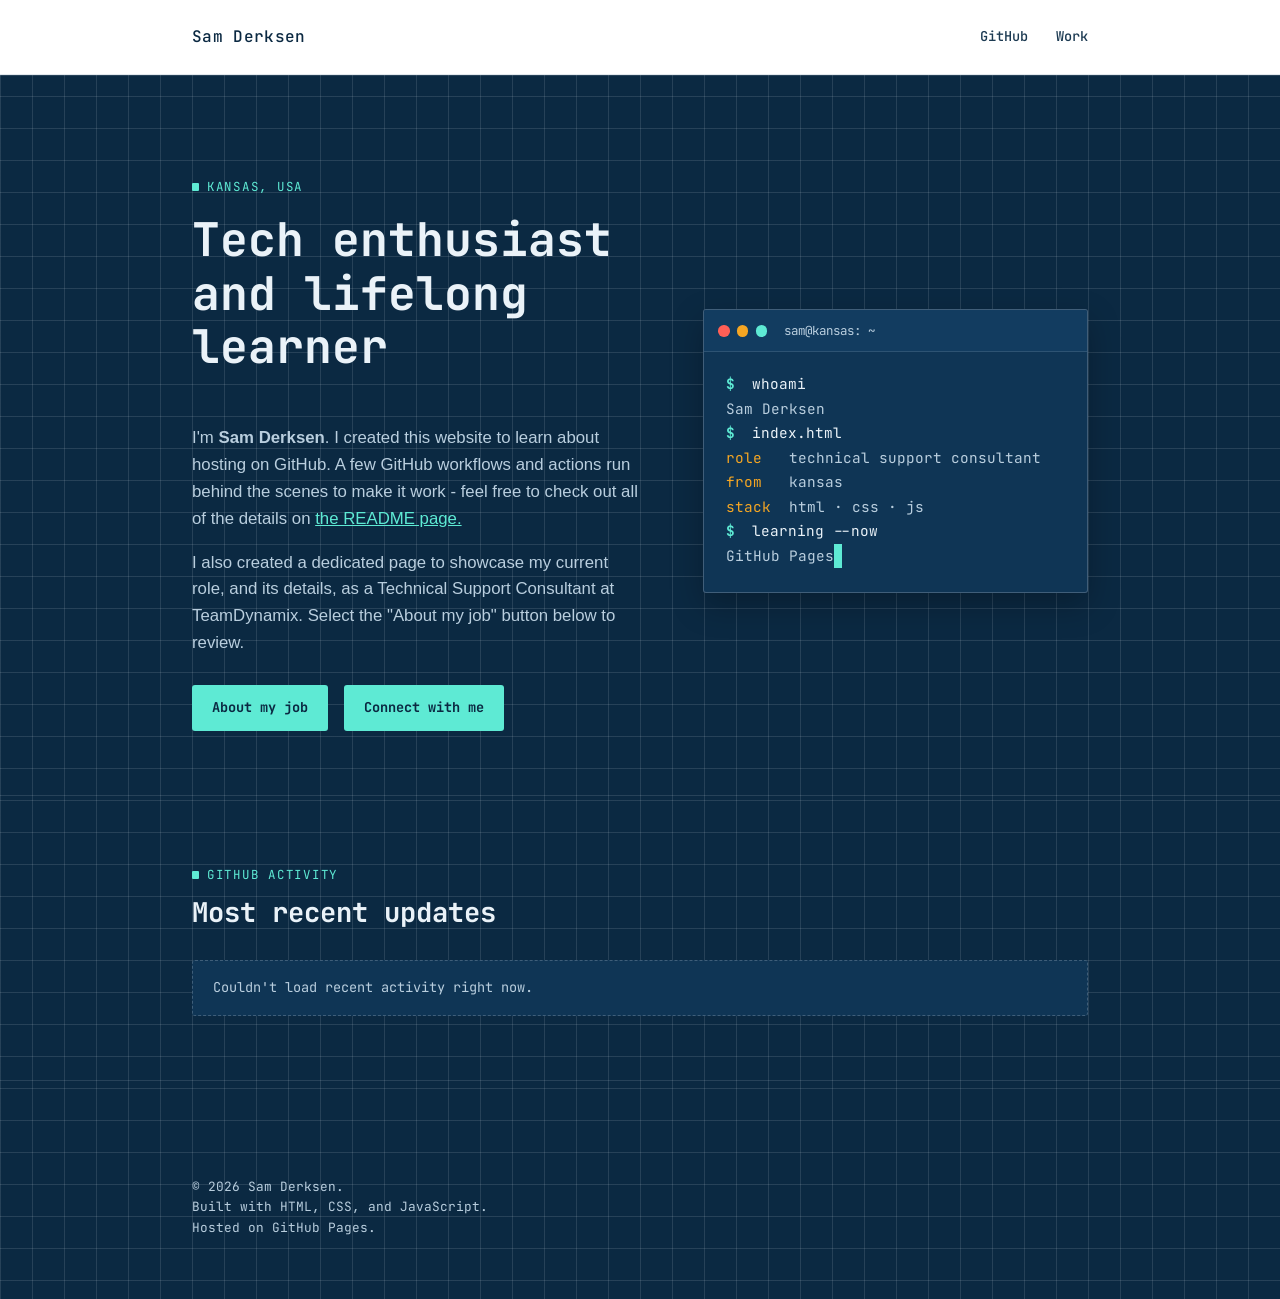
<file: index.html>
<!DOCTYPE html>
<html lang="en">

<head>
  <meta charset="UTF-8">
  <meta name="viewport" content="width=device-width, initial-scale=1.0">
  <link rel="icon"
    href="data:image/svg+xml,<svg xmlns='http://www.w3.org/2000/svg' viewBox='0 0 32 32'><rect width='32' height='32' rx='4' fill='%230B2942'/><circle cx='16' cy='16' r='8' fill='%235EEAD4'/></svg>">
  <link rel="preconnect" href="https://fonts.googleapis.com">
  <link rel="preconnect" href="https://fonts.gstatic.com" crossorigin>
  <link rel="preload" as="style"
    href="https://fonts.googleapis.com/css2?family=JetBrains+Mono:wght@400;500;600;700&display=swap">
  <link rel="stylesheet"
    href="https://fonts.googleapis.com/css2?family=JetBrains+Mono:wght@400;500;600;700&display=swap" media="print"
    onload="this.media='all'">
  <link rel="stylesheet" href="styles.css">
  <noscript>
    <link rel="stylesheet"
      href="https://fonts.googleapis.com/css2?family=JetBrains+Mono:wght@400;500;600;700&display=swap">
  </noscript>
  <title>Sam Derksen</title>
  <meta name="description" content="Sam Derksen - tech enthusiast and lifelong learner.">
</head>

<body>
  <a class="skip-link" href="#main">Skip to content</a>
  <header class="site-header">
    <div class="wrap">
      <span class="name">Sam Derksen</span>
      <nav aria-label="Primary">
        <ul>
          <li><a href="https://github.com/derksen-sam/derksen-sam" target="_blank" rel="noopener">GitHub</a></li>
          <li><a href="work.html">Work</a></li>
        </ul>
      </nav>
    </div>
  </header>
  <main id="main">
    <section class="hero" aria-labelledby="hero-heading">
      <div class="wrap">
        <div class="hero-head">
          <span class="eyebrow">Kansas, USA</span>
          <h1 id="hero-heading">Tech enthusiast and lifelong learner</h1>
        </div>
        <div class="hero-terminal">
          <div class="terminal" role="img"
            aria-label="A terminal window running whoami, showing role: technical support consultant, location: Kansas, stack: HTML, CSS, and JavaScript, and currently learning GitHub Pages.">
            <div class="terminal-bar" aria-hidden="true">
              <span class="terminal-dot red"></span>
              <span class="terminal-dot amber"></span>
              <span class="terminal-dot green"></span>
              <span class="terminal-title">sam@kansas: ~</span>
            </div>
            <div class="terminal-body" aria-hidden="true">
              <p class="line"><span class="prompt">$</span> whoami</p>
              <p class="out">Sam Derksen</p>
              <p class="line"><span class="prompt">$</span> index.html</p>
              <p class="out"><span class="key">role</span>&nbsp;&nbsp;&nbsp;technical support consultant</p>
              <p class="out"><span class="key">from</span>&nbsp;&nbsp;&nbsp;kansas</p>
              <p class="out"><span class="key">stack</span>&nbsp;&nbsp;html · css · js</p>
              <p class="line"><span class="prompt">$</span> learning --now</p>
              <p class="out">GitHub Pages<span class="cursor">&nbsp;</span></p>
            </div>
          </div>
        </div>
        <div class="hero-body">
          <p class="lede">
            I'm <strong>Sam Derksen</strong>. I created this website to learn about hosting on GitHub. A few GitHub
            workflows and actions run behind the scenes to make it work -
            feel free to check out all of the details on <a
              href="https://github.com/derksen-sam/derksen-sam/blob/main/README.md" target="_blank" rel="noopener">the
              README page.</a>
          </p>
          <p class="lede">I also created a dedicated page to showcase my current role, and its details, as a Technical
            Support Consultant at TeamDynamix. Select the "About my job" button below to review.</p>

          <div class="actions">
            <a class="btn" href="work.html">About my job</a>
            <a class="btn" href="https://www.linkedin.com/in/sam-derksen" target="_blank" rel="noopener">Connect with
              me</a>
          </div>
        </div>
      </div>
    </section>

    <section id="activity" aria-labelledby="activity-heading">
      <div class="wrap">
        <div class="section-head">
          <span class="eyebrow">GitHub Activity</span>
          <h2 id="activity-heading">Most recent updates</h2>
        </div>
        <ul class="activity-list" id="activity-list">
          <li class="activity-item activity-status">Loading recent activity…</li>
        </ul>
      </div>
    </section>

  </main>

  <footer class="site-footer">
    <div class="wrap">
      <p class="copyright">© <span id="year"></span> Sam Derksen.<br>Built with HTML, CSS, and JavaScript.<br>Hosted on
        GitHub Pages.</p>
    </div>
  </footer>

  <script>
    document.getElementById('year').textContent = new Date().getFullYear();
  </script>
  <script>
    const GITHUB_USERNAME = 'derksen-sam';
    const TARGET_REPO = 'derksen-sam/derksen-sam'; // owner/repo
    const activityList = document.getElementById('activity-list');

    function describeEvent(event) {
      const repoName = event.repo.name.split('/')[1] || event.repo.name;
      const repoUrl = `https://github.com/${event.repo.name}`;
      const link = `<a href="${repoUrl}" target="_blank" rel="noopener">${repoName}</a>`;

      switch (event.type) {
        case 'PushEvent': {
          const count = event.payload.commits ? event.payload.commits.length : 1;
          return `Pushed ${count} commit${count === 1 ? '' : 's'} to ${link}`;
        }
        case 'CreateEvent':
          if (event.payload.ref_type === 'repository') {
            return `Created repository ${link}`;
          }
          return `Created ${event.payload.ref_type} in ${link}`;
        case 'PullRequestEvent':
          return `${event.payload.action === 'opened' ? 'Opened' : 'Updated'} a pull request in ${link}`;
        case 'IssuesEvent':
          return `${event.payload.action === 'opened' ? 'Opened' : 'Updated'} an issue in ${link}`;
        case 'WatchEvent':
          return `Starred ${link}`;
        case 'ForkEvent':
          return `Forked ${link}`;
        default:
          return null;
      }
    }

    function timeAgo(dateString) {
      const seconds = Math.floor((new Date() - new Date(dateString)) / 1000);
      const units = [
        ['year', 31536000],
        ['month', 2592000],
        ['day', 86400],
        ['hour', 3600],
        ['minute', 60]
      ];
      for (const [name, secondsInUnit] of units) {
        const value = Math.floor(seconds / secondsInUnit);
        if (value >= 1) return `${value} ${name}${value === 1 ? '' : 's'} ago`;
      }
      return 'just now';
    }

    fetch(`https://api.github.com/users/${GITHUB_USERNAME}/events/public`)
      .then(response => {
        if (!response.ok) throw new Error('GitHub API request failed');
        return response.json();
      })
      .then(events => {
          const items = events
          .filter(event => event.repo.name === TARGET_REPO)
          .map(event => ({html: describeEvent(event), date: event.created_at}))
          .filter(item => item.html)
          .slice(0, 5);

        if (items.length === 0) {
          activityList.innerHTML = '<li class="activity-item activity-status">No recent public activity to show.</li>';
          return;
        }

        activityList.innerHTML = items.map(item => `
          <li class="activity-item">
            <span>${item.html}</span>
            <time datetime="${item.date}">${timeAgo(item.date)}</time>
          </li>
        `).join('');
      })
      .catch(() => {
        activityList.innerHTML = '<li class="activity-item activity-status">Couldn\'t load recent activity right now.</li>';
      });
  </script>
</body>

</html>
</file>
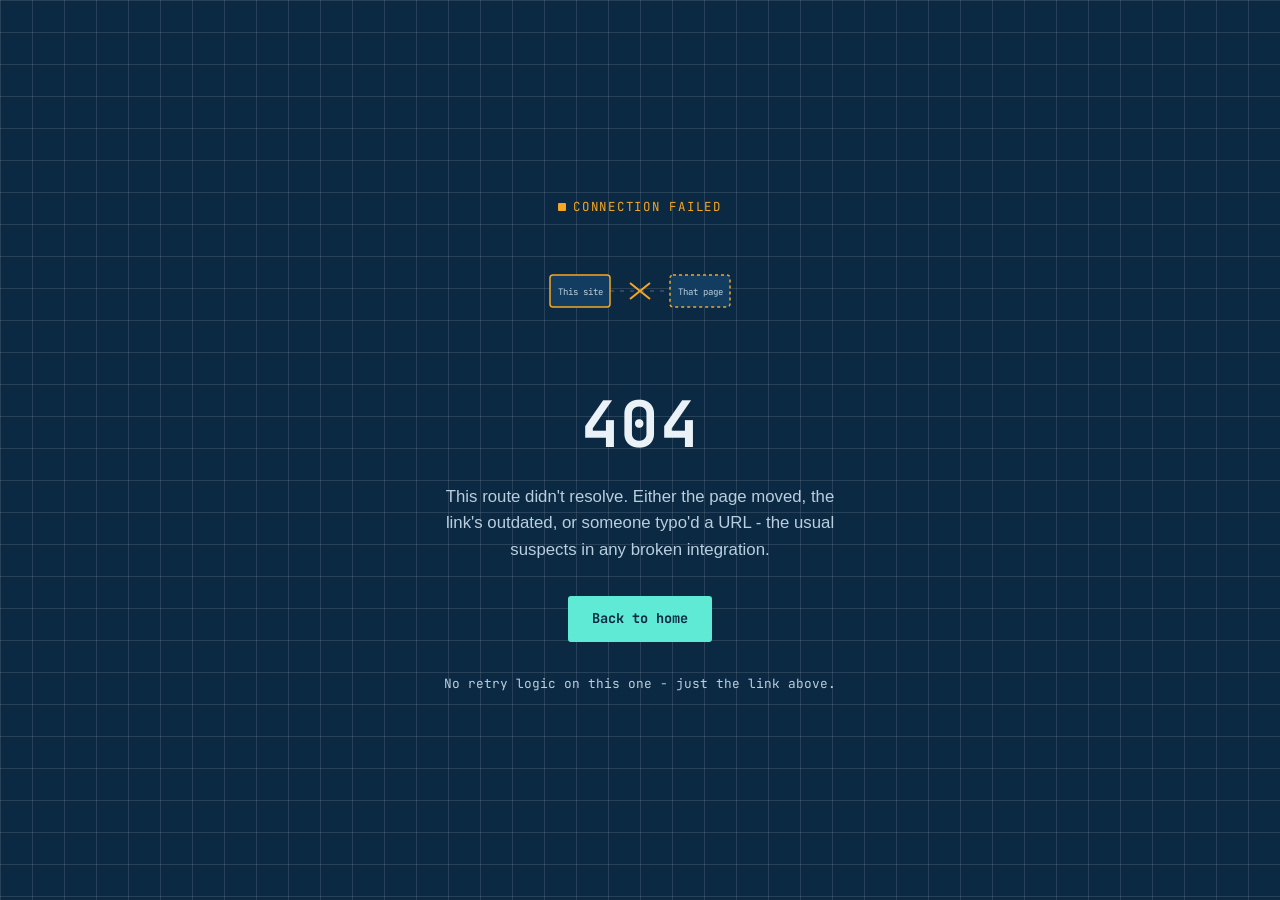
<file: 404.html.html>
<!DOCTYPE html>
<html lang="en">
<head>
<meta charset="UTF-8">
<meta name="viewport" content="width=device-width, initial-scale=1.0">
<link rel="icon" href="data:image/svg+xml,<svg xmlns='http://www.w3.org/2000/svg' viewBox='0 0 32 32'><rect width='32' height='32' rx='4' fill='%230B2942'/><circle cx='16' cy='16' r='8' fill='%235EEAD4'/></svg>">
<link rel="preconnect" href="https://fonts.googleapis.com">
<link rel="preconnect" href="https://fonts.gstatic.com" crossorigin>
<link rel="preload" as="style" href="https://fonts.googleapis.com/css2?family=JetBrains+Mono:wght@400;500;600;700&display=swap">
<link rel="stylesheet" href="https://fonts.googleapis.com/css2?family=JetBrains+Mono:wght@400;500;600;700&display=swap" media="print" onload="this.media='all'">
<noscript>
  <link rel="stylesheet" href="https://fonts.googleapis.com/css2?family=JetBrains+Mono:wght@400;500;600;700&display=swap">
</noscript>
<title>404 - Node not found</title>
<meta name="description" content="Page not found.">
<style>
  :root{
    --bg: #0B2942;
    --bg-panel: #0F3555;
    --bg-panel-2: #123c60;
    --line: rgba(234,242,248,0.12);
    --line-strong: rgba(234,242,248,0.22);
    --text: #EAF2F8;
    --text-muted: #B9CEDE;
    --accent: #5EEAD4;
    --accent-dim: #2E7C71;
    --amber: #F5A623;
    --font-display: 'JetBrains Mono', 'Courier New', monospace;
    --font-body: -apple-system, BlinkMacSystemFont, 'Segoe UI', Roboto, Helvetica, Arial, sans-serif;
    --radius: 3px;
  }

  *,*::before,*::after{ box-sizing: border-box; }

  @media (prefers-reduced-motion: reduce){
    *,*::before,*::after{ animation-duration: 0.001ms !important; animation-iteration-count: 1 !important; transition-duration: 0.001ms !important; }
  }

  body{
    margin:0;
    min-height: 100vh;
    display:flex;
    align-items:center;
    justify-content:center;
    background: var(--bg);
    background-image:
      linear-gradient(var(--line) 1px, transparent 1px),
      linear-gradient(90deg, var(--line) 1px, transparent 1px);
    background-size: 32px 32px;
    color: var(--text);
    font-family: var(--font-body);
    line-height: 1.6;
    -webkit-font-smoothing: antialiased;
    padding: 1.5rem;
  }

  :focus-visible{
    outline: 2px solid var(--accent);
    outline-offset: 3px;
    border-radius: 2px;
  }

  .wrap{
    max-width: 560px;
    text-align:center;
  }

  .eyebrow{
    font-family: var(--font-display);
    font-size: 0.78rem;
    letter-spacing: 0.14em;
    text-transform: uppercase;
    color: var(--amber);
    display: inline-flex;
    align-items: center;
    gap: 0.6em;
    margin-bottom: 1.5rem;
  }
  .eyebrow::before{
    content: "";
    width: 0.6em;
    height: 0.6em;
    background: var(--amber);
    display: inline-block;
    border-radius: 1px;
  }

  h1{
    font-family: var(--font-display);
    font-size: clamp(2.5rem, 8vw, 4rem);
    margin: 0 0 0.5rem;
    letter-spacing: 0.02em;
  }

  p.lede{
    color: var(--text-muted);
    font-size: 1.05rem;
    max-width: 42ch;
    margin: 0 auto 2rem;
  }

  .diagram{
    width: 220px;
    height: auto;
    margin: 0 auto 2rem;
    display:block;
  }
  .diagram .link-line{
    stroke: var(--line-strong);
    stroke-width: 1.5;
    stroke-dasharray: 4 6;
    fill:none;
  }
  .diagram .node{
    fill: var(--bg-panel-2);
    stroke: var(--amber);
    stroke-width: 1.5;
  }
  .diagram .node.broken{
    stroke: var(--amber);
    stroke-dasharray: 3 3;
  }
  .diagram .x-mark{
    stroke: var(--amber);
    stroke-width: 2;
  }
  .diagram .node-label{
    font-family: var(--font-display);
    font-size: 9px;
    fill: var(--text-muted);
  }

  .btn{
    font-family: var(--font-display);
    font-size: 0.85rem;
    text-decoration: none;
    padding: 0.75rem 1.5rem;
    border-radius: var(--radius);
    display:inline-block;
    background: var(--accent);
    color: var(--bg);
    font-weight: 700;
  }
  .btn:hover{ background: #9BF3E4; color: var(--bg); }

  .path-note{
    margin-top: 2rem;
    font-family: var(--font-display);
    font-size: 0.8rem;
    color: var(--text-muted);
  }
</style>
</head>
<body>

  <div class="wrap">
    <span class="eyebrow">Connection failed</span>

    <svg class="diagram" viewBox="0 0 220 100" role="img" aria-labelledby="diagram-title">
      <title id="diagram-title">A broken connection between two system nodes</title>

      <path class="link-line" d="M50,50 L170,50"></path>

      <rect class="node" x="20" y="34" width="60" height="32" rx="3"></rect>
      <text class="node-label" x="50" y="54" text-anchor="middle">This site</text>

      <rect class="node broken" x="140" y="34" width="60" height="32" rx="3"></rect>
      <text class="node-label" x="170" y="54" text-anchor="middle">That page</text>

      <line class="x-mark" x1="100" y1="42" x2="120" y2="58"></line>
      <line class="x-mark" x1="120" y1="42" x2="100" y2="58"></line>
    </svg>

    <h1>404</h1>
    <p class="lede">
      This route didn't resolve. Either the page moved, the link's outdated,
      or someone typo'd a URL - the usual suspects in any broken integration.
    </p>

    <a class="btn" href="/">Back to home</a>

    <p class="path-note">No retry logic on this one - just the link above.</p>
  </div>

</body>
</html>
</file>
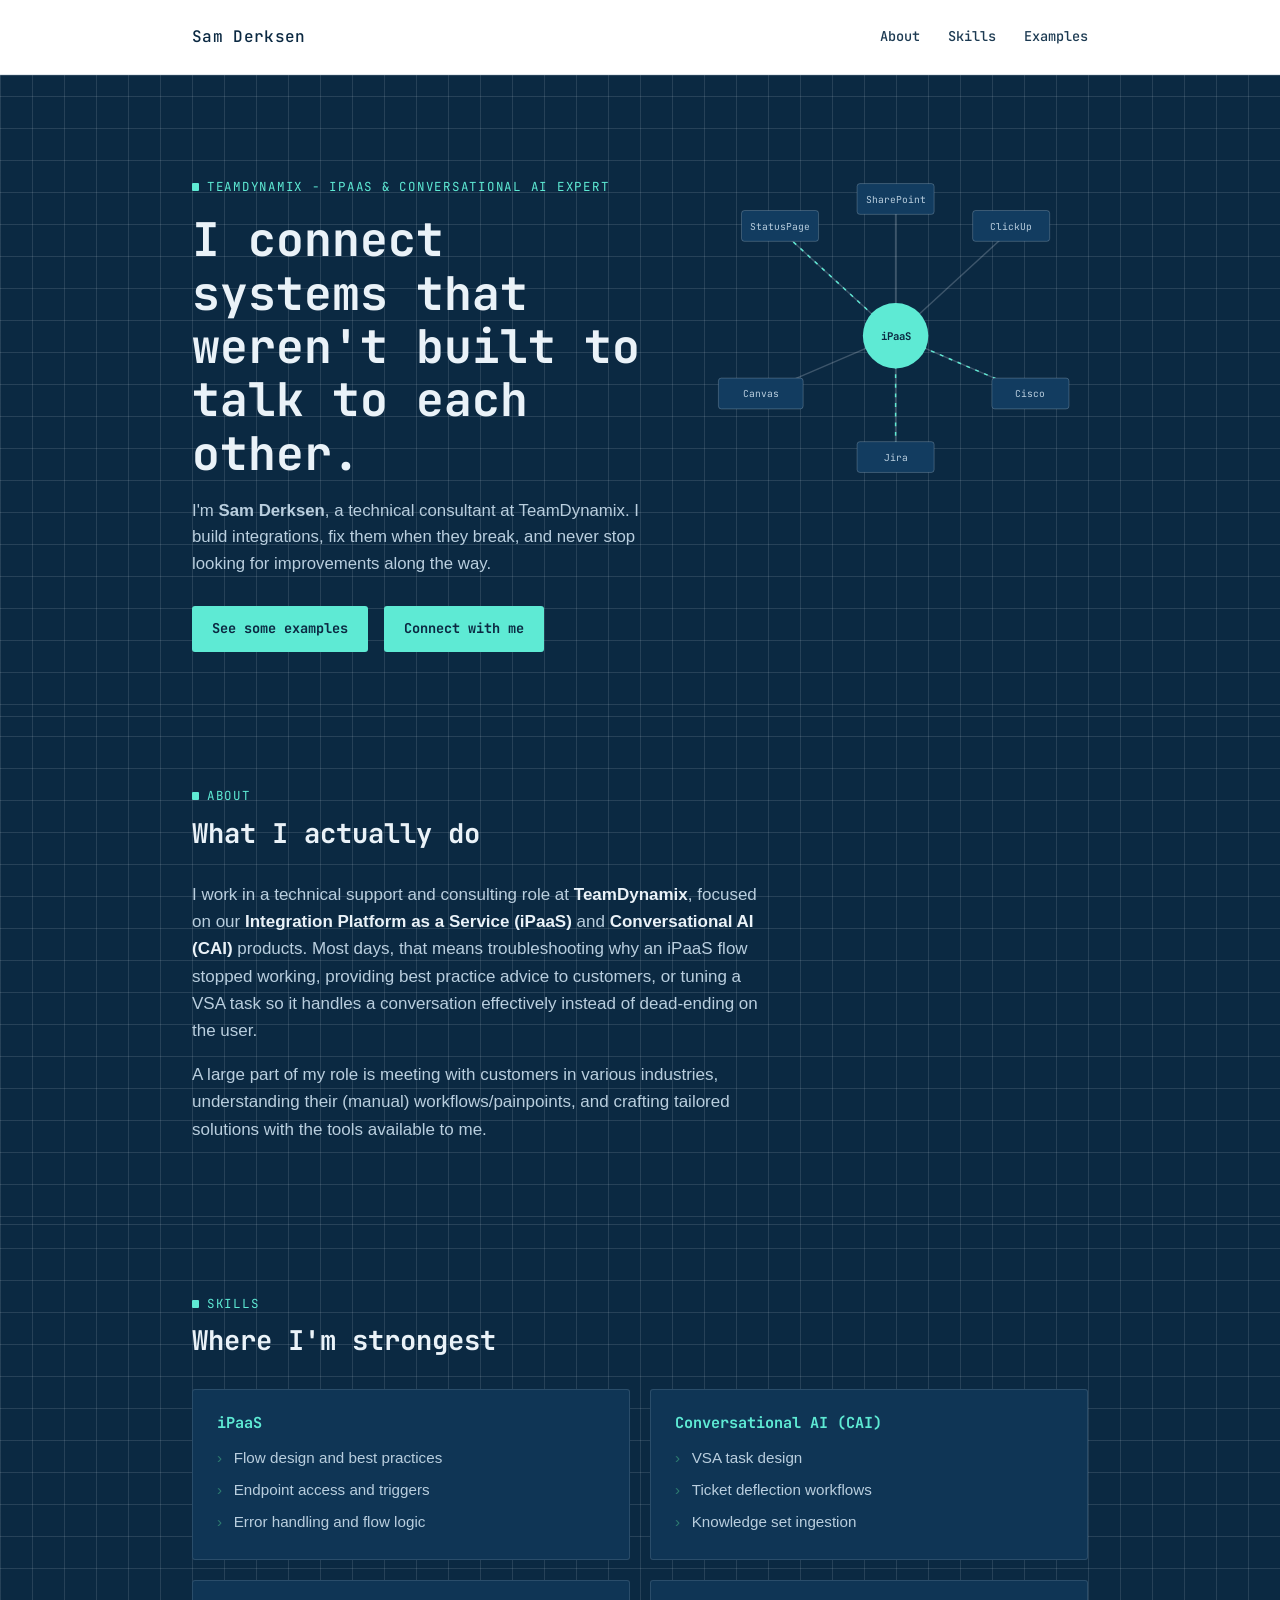
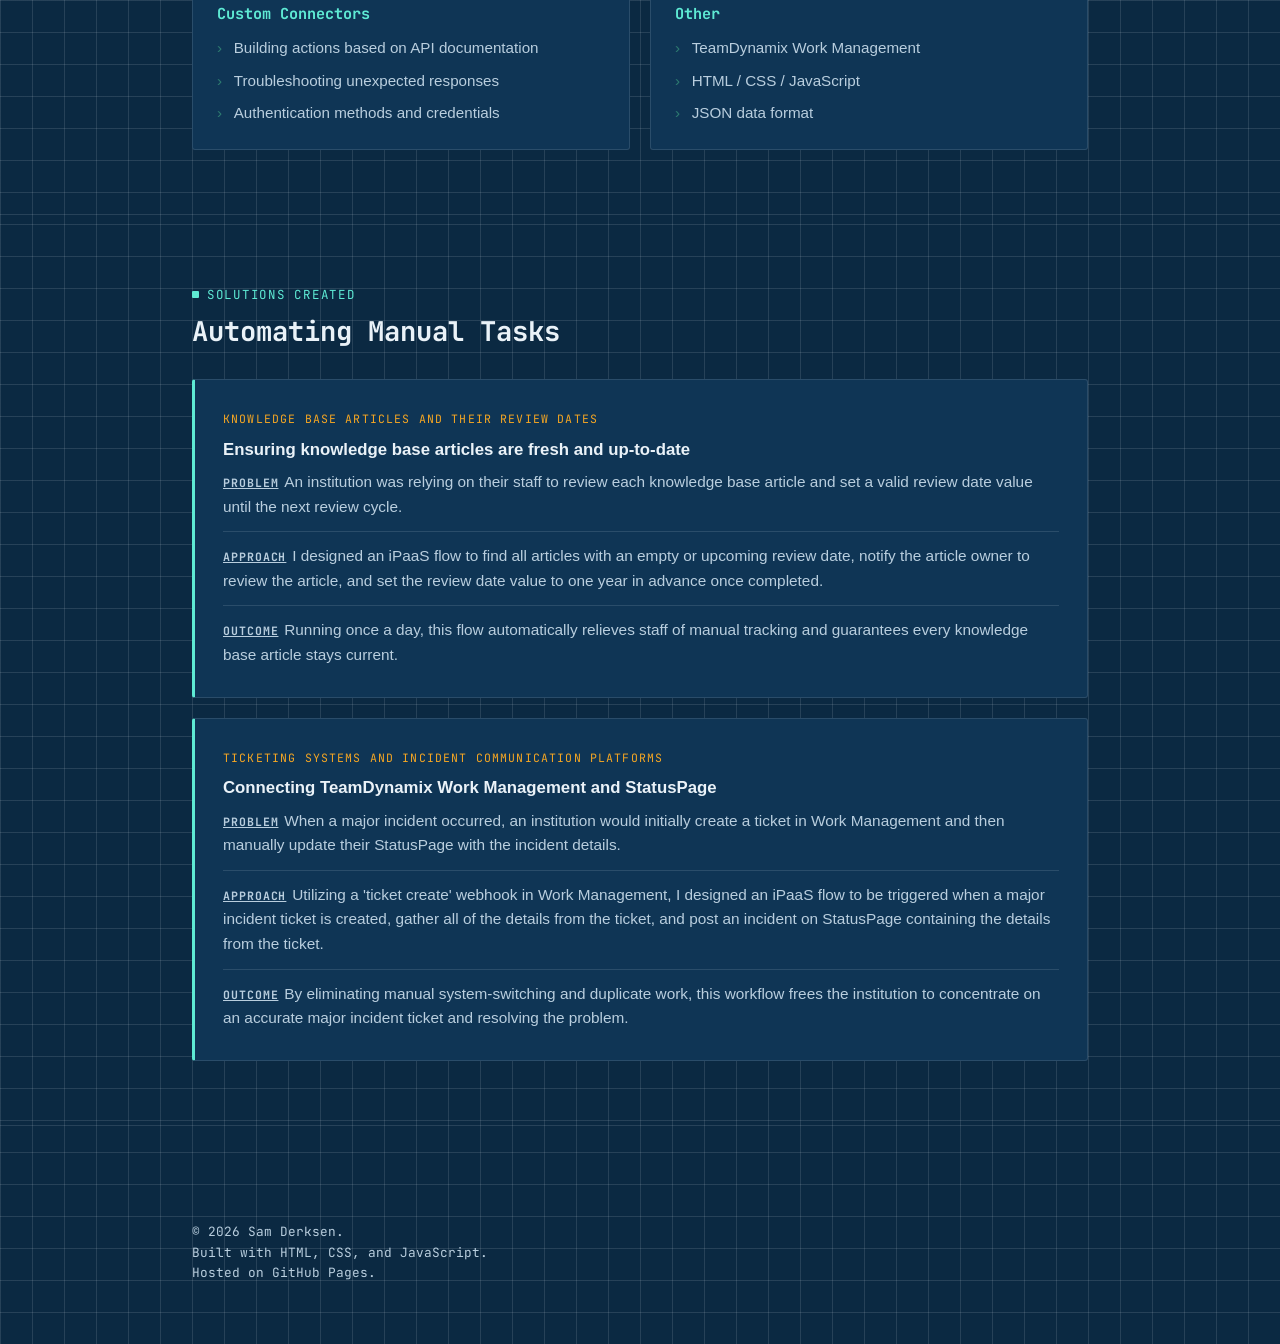
<file: work.html>
<!DOCTYPE html>
<html lang="en">
<head>
  <meta charset="UTF-8">
  <meta name="viewport" content="width=device-width, initial-scale=1.0">
  <link rel="icon" href="data:image/svg+xml,<svg xmlns='http://www.w3.org/2000/svg' viewBox='0 0 32 32'><rect width='32' height='32' rx='4' fill='%230B2942'/><circle cx='16' cy='16' r='8' fill='%235EEAD4'/></svg>">
<link rel="preconnect" href="https://fonts.googleapis.com">
<link rel="preconnect" href="https://fonts.gstatic.com" crossorigin>
<link rel="preload" as="style" href="https://fonts.googleapis.com/css2?family=JetBrains+Mono:wght@400;500;600;700&display=swap">
<link rel="stylesheet" href="https://fonts.googleapis.com/css2?family=JetBrains+Mono:wght@400;500;600;700&display=swap" media="print" onload="this.media='all'">
<link rel="stylesheet" href="styles.css">
<noscript>
  <link rel="stylesheet" href="https://fonts.googleapis.com/css2?family=JetBrains+Mono:wght@400;500;600;700&display=swap">
</noscript>
  <title>Sam Derksen</title>
  <meta name="description"
    content="Sam Derksen is a TeamDynamix technical support consultant focused on iPaaS integrations and Conversational AI (CAI).">
</head>
<body>
  <a class="skip-link" href="#main">Skip to content</a>
  <header class="site-header">
    <div class="wrap">
      <a class="name site-header-home" href="index.html">Sam Derksen</a>
      <nav aria-label="Primary">
        <ul>
          <li><a href="#about">About</a></li>
          <li><a href="#skills">Skills</a></li>
          <li><a href="#examples">Examples</a></li>
        </ul>
      </nav>
    </div>
  </header>
  <main id="main">
    <section class="hero" aria-labelledby="hero-heading">
      <div class="wrap">
        <div>
          <span class="eyebrow">TeamDynamix - iPaaS &amp; Conversational AI expert</span>
          <h1 id="hero-heading">I connect systems that weren't built to talk to each other.</h1>
          <p class="lede">
I'm <strong>Sam Derksen</strong>, a technical consultant at TeamDynamix.
I build integrations, fix them when they break, and never stop looking for improvements along the way.
          </p>
          <div class="actions">
            <a class="btn" href="#examples">See some examples</a>
            <a class="btn" href="https://www.linkedin.com/in/sam-derksen" target="_blank">Connect with me</a>
          </div>
        </div>
        <div>
          <svg class="diagram" viewBox="0 0 400 340" role="img" aria-labelledby="diagram-title diagram-desc">
            <title id="diagram-title">Integration diagram</title>
            <desc id="diagram-desc">A central TeamDynamix iPaaS hub connected to six external systems: StatusPage,
SharePoint, ClickUp, Cisco, Jira, and Canvas, with a pulsing node feeding from the iPaaS
hub to StatusPage, Cisco, and Jira..</desc>
            <!-- links -->
            <path class="link" d="M200,170 L80,60"></path>
            <path class="link" d="M200,170 L200,40"></path>
            <path class="link" d="M200,170 L320,60"></path>
            <path class="link" d="M200,170 L60,230"></path>
            <path class="link" d="M200,170 L200,300"></path>
            <path class="link" d="M200,170 L340,230"></path>
            <!-- animated pulses along a few links -->
            <path class="pulse" d="M200,170 L80,60"></path>
            <path class="pulse" d="M200,170 L200,300"></path>
            <path class="pulse" d="M200,170 L340,230"></path>
            <!-- hub -->
            <circle class="hub" cx="200" cy="170" r="34"></circle>
            <text class="hub-label" x="200" y="174" text-anchor="middle">iPaaS</text>
            <!-- nodes -->
            <rect class="node-box" x="40" y="40" width="80" height="32" rx="3"></rect>
            <text class="node-label" x="80" y="60" text-anchor="middle">StatusPage</text>
            <rect class="node-box" x="160" y="12" width="80" height="32" rx="3"></rect>
            <text class="node-label" x="200" y="32" text-anchor="middle">SharePoint</text>
            <rect class="node-box" x="280" y="40" width="80" height="32" rx="3"></rect>
            <text class="node-label" x="320" y="60" text-anchor="middle">ClickUp</text>
            <rect class="node-box" x="16" y="214" width="88" height="32" rx="3"></rect>
            <text class="node-label" x="60" y="234" text-anchor="middle">Canvas</text>
            <rect class="node-box" x="160" y="280" width="80" height="32" rx="3"></rect>
            <text class="node-label" x="200" y="300" text-anchor="middle">Jira</text>
            <rect class="node-box" x="300" y="214" width="80" height="32" rx="3"></rect>
            <text class="node-label" x="340" y="234" text-anchor="middle">Cisco</text>
          </svg>
        </div>
      </div>
    </section>
    <section id="about" aria-labelledby="about-heading">
      <div class="wrap">
        <div class="section-head">
          <span class="eyebrow">About</span>
          <h2 id="about-heading">What I actually do</h2>
        </div>
        <div class="bio">
          <p>
I work in a technical support and consulting role at <strong>TeamDynamix</strong>, focused on our
            <strong>Integration Platform as a Service (iPaaS)</strong> and <strong>Conversational AI (CAI)</strong> products. Most days, that means troubleshooting
why an iPaaS flow stopped working, providing best practice advice to customers, or tuning a VSA task so it handles a conversation effectively instead of dead-ending on the user.
          </p>
          <p>
A large part of my role is meeting with customers in various industries, understanding their (manual) workflows/painpoints, and crafting tailored solutions with the tools available to me.
          </p>
        </div>
      </div>
    </section>
    <section id="skills" aria-labelledby="skills-heading">
      <div class="wrap">
        <div class="section-head">
          <span class="eyebrow">Skills</span>
          <h2 id="skills-heading">Where I'm strongest</h2>
        </div>
        <div class="skills-grid">
          <div class="skill-card">
            <h3>iPaaS</h3>
            <ul>
              <li>Flow design and best practices</li>
              <li>Endpoint access and triggers</li>
              <li>Error handling and flow logic</li>
            </ul>
          </div>
          <div class="skill-card">
            <h3>Conversational AI (CAI)</h3>
            <ul>
              <li>VSA task design</li>
              <li>Ticket deflection workflows</li>
              <li>Knowledge set ingestion</li>
            </ul>
          </div>
          <div class="skill-card">
            <h3>Custom Connectors</h3>
            <ul>
              <li>Building actions based on API documentation</li>
              <li>Troubleshooting unexpected responses</li>
              <li>Authentication methods and credentials</li>
            </ul>
          </div>
          <div class="skill-card">
            <h3>Other</h3>
            <ul>
              <li>TeamDynamix Work Management</li>
              <li>HTML / CSS / JavaScript</li>
              <li>JSON data format</li>
            </ul>
          </div>
        </div>
      </div>
    </section>
    <section id="examples" aria-labelledby="work-heading">
      <div class="wrap">
        <div class="section-head">
          <span class="eyebrow">Solutions created</span>
          <h2 id="work-heading">Automating Manual Tasks</h2>
        </div>
        <div class="cases">
          <article class="case-card">
            <span class="tag">Knowledge base articles and their review dates</span>
            <h3>Ensuring knowledge base articles are fresh and up-to-date</h3>
            <p><span class="field-label">Problem</span>An institution was relying on their staff to review each
knowledge base article and set a valid review date value until the next review cycle.</p>
            <hr>
            <p><span class="field-label">Approach</span>I designed an iPaaS flow to find all articles with an empty or
upcoming review date, notify the article owner to review the article, and set the review date value to one
year in advance once completed.</p>
            <hr>
            <p><span class="field-label">Outcome</span>Running once a day, this flow automatically relieves staff of
manual tracking and guarantees every knowledge base article stays current.</p>
          </article>
          <article class="case-card">
            <span class="tag">Ticketing systems and incident communication platforms</span>
            <h3>Connecting TeamDynamix Work Management and StatusPage</h3>
            <p><span class="field-label">Problem</span>When a major incident occurred, an institution would initially
create a ticket in Work Management and then manually update their StatusPage with the incident details.
            </p>
            <hr>
            <p><span class="field-label">Approach</span>Utilizing a 'ticket create' webhook in Work Management, I
designed an iPaaS flow to be triggered when a major incident ticket is created, gather all of the details
from the ticket, and post an incident on StatusPage containing the details from the ticket.</p>
            <hr>
            <p><span class="field-label">Outcome</span>By eliminating manual system-switching and duplicate work, this
workflow frees the institution to concentrate on an accurate major incident ticket and resolving the
problem.</p>
          </article>
        </div>
      </div>
    </section>
  </main>
  <footer class="site-footer">
    <div class="wrap">
      <p class="copyright">© <span id="year"></span> Sam Derksen.<br>Built with HTML, CSS, and JavaScript.<br>Hosted on GitHub Pages.</p>
    </div>
  </footer>
  <script>
    document.getElementById('year').textContent = new Date().getFullYear();
  </script>
</body>
</html>
</file>
<file: styles.css>
/* ==========================================================================
   Shared stylesheet for index.html and work.html
   404.html keeps its own inline styles (standalone layout, reused class
   names with different values).
   ========================================================================== */

/* --- Design tokens --- */
:root {
  --bg: #0B2942;
  --bg-panel: #0F3555;
  --bg-panel-2: #123c60;
  --line: rgba(234, 242, 248, 0.12);
  --line-strong: rgba(234, 242, 248, 0.22);
  --text: #EAF2F8;
  --text-muted: #B9CEDE;
  --accent: #5EEAD4;
  --accent-dim: #2E7C71;
  --amber: #F5A623;
  --font-display: 'JetBrains Mono', 'Courier New', monospace;
  --font-body: -apple-system, BlinkMacSystemFont, 'Segoe UI', Roboto, Helvetica, Arial, sans-serif;
  --radius: 3px;
  --maxw: 960px;
}

/* --- Reset & base --- */
*,
*::before,
*::after {
  box-sizing: border-box;
}

html {
  scroll-behavior: smooth;
}

@media (prefers-reduced-motion: reduce) {
  html {
    scroll-behavior: auto;
  }

  *,
  *::before,
  *::after {
    animation-duration: 0.001ms !important;
    animation-iteration-count: 1 !important;
    transition-duration: 0.001ms !important;
  }
}

body {
  margin: 0;
  background: var(--bg);
  background-image:
    linear-gradient(var(--line) 1px, transparent 1px),
    linear-gradient(90deg, var(--line) 1px, transparent 1px);
  background-size: 32px 32px;
  color: var(--text);
  font-family: var(--font-body);
  font-size: 17px;
  line-height: 1.6;
  -webkit-font-smoothing: antialiased;
}

.skip-link {
  position: absolute;
  left: -9999px;
  top: 0;
  background: var(--accent);
  color: var(--bg);
  padding: 0.75rem 1.25rem;
  font-family: var(--font-display);
  font-weight: 700;
  z-index: 100;
  border-radius: 0 0 var(--radius) 0;
}

.skip-link:focus {
  left: 0;
}

:focus-visible {
  outline: 2px solid var(--accent);
  outline-offset: 3px;
  border-radius: 2px;
}

a {
  color: var(--accent);
}

a:hover {
  color: #9BF3E4;
}

.eyebrow {
  font-family: var(--font-display);
  font-size: 0.78rem;
  letter-spacing: 0.14em;
  text-transform: uppercase;
  color: var(--accent);
  display: inline-flex;
  align-items: center;
  gap: 0.6em;
}

.eyebrow::before {
  content: "";
  width: 0.6em;
  height: 0.6em;
  background: var(--accent);
  display: inline-block;
  border-radius: 1px;
}

h1,
h2,
h3 {
  font-family: var(--font-display);
  font-weight: 700;
  line-height: 1.15;
  margin: 0;
}

.wrap {
  max-width: var(--maxw);
  margin: 0 auto;
  padding: 0 clamp(1.25rem, 4vw, 2rem);
}

/* --- Site header --- */
header.site-header {
  padding: 1.5rem 0;
  background: #fff;
  border-bottom: 1px solid #E2E8ED;
}

header.site-header .wrap {
  display: flex;
  justify-content: space-between;
  align-items: center;
  gap: 1rem;
  flex-wrap: wrap;
}

.site-header .name {
  font-family: var(--font-display);
  font-size: 1rem;
  letter-spacing: 0.02em;
  color: var(--bg);
  font-weight: 500;
}

.site-header nav ul {
  list-style: none;
  display: flex;
  gap: 1.75rem;
  margin: 0;
  padding: 0;
  font-family: var(--font-display);
  font-size: 0.85rem;
}

.site-header nav a {
  color: #1C3A52;
  text-decoration: none;
  border-bottom: 1px solid transparent;
  padding-bottom: 2px;
  font-weight: 500;
}

.site-header nav a:hover {
  color: var(--accent-dim);
  border-color: var(--accent-dim);
}

/* Clickable site name that links home (used on work.html) */
a.site-header-home {
  text-decoration: none;
  color: var(--bg);
}

a.site-header-home:hover {
  color: var(--accent-dim);
}

/* --- Hero --- */
.hero {
  padding: clamp(3rem, 8vw, 6rem) 0 clamp(2.5rem, 6vw, 4rem);
}

.hero .wrap {
  display: grid;
  gap: 2.5rem;
  align-items: center;
}

@media (min-width: 860px) {
  .hero .wrap {
    grid-template-columns: 1.1fr 0.9fr;
    align-items: start;
    row-gap: 1.1rem;
  }

  .hero-head {
    grid-column: 1;
    grid-row: 1;
  }

  .hero-body {
    grid-column: 1;
    grid-row: 2;
  }

  .hero-terminal {
    grid-column: 2;
    grid-row: 1 / span 2;
    align-self: center;
  }
}

.hero h1 {
  font-size: clamp(1.9rem, 4.2vw, 2.9rem);
  margin: 0.9rem 0 1.1rem;
  max-width: 18ch;
}

.hero p.lede {
  color: var(--text-muted);
  font-size: 1.05rem;
  max-width: 48ch;
}

.hero .actions {
  margin-top: 1.75rem;
  display: flex;
  gap: 1rem;
  flex-wrap: wrap;
}

@media (max-width: 639px) {
  .hero .actions {
    flex-direction: column;
    align-items: center;
  }

  .hero .actions .btn {
    width: 100%;
    max-width: 280px;
    text-align: center;
  }
}

/* --- index.html: GitHub activity feed --- */
.activity-list {
  list-style: none;
  margin: 0;
  padding: 0;
  display: flex;
  flex-direction: column;
  gap: 0.75rem;
}

.activity-item {
  background: var(--bg-panel);
  border: 1px solid var(--line);
  border-radius: var(--radius);
  padding: 1rem 1.25rem;
  display: flex;
  justify-content: space-between;
  align-items: baseline;
  gap: 1rem;
  flex-wrap: wrap;
  font-size: 0.95rem;
  color: var(--text-muted);
}

.activity-item a {
  color: var(--text);
  font-weight: 600;
  text-decoration: none;
}

.activity-item a:hover {
  color: var(--accent);
}

.activity-item time {
  font-family: var(--font-display);
  font-size: 0.78rem;
  color: var(--text-muted);
  white-space: nowrap;
}

.activity-item.activity-status {
  color: var(--text-muted);
  font-family: var(--font-display);
  font-size: 0.85rem;
  border-style: dashed;
  border-color: var(--line-strong);
}

/* --- Buttons --- */
.btn {
  font-family: var(--font-display);
  font-size: 0.85rem;
  text-decoration: none;
  padding: 0.75rem 1.25rem;
  border-radius: var(--radius);
  display: inline-block;
  background: var(--accent);
  color: var(--bg);
  font-weight: 700;
}

.btn:hover {
  background: #9BF3E4;
  color: var(--bg);
}

/* --- Sections --- */
section {
  padding: clamp(2.5rem, 6vw, 4rem) 0;
  border-top: 1px solid var(--line);
}

.section-head {
  margin-bottom: 2rem;
}

.section-head h2 {
  font-size: clamp(1.35rem, 2.6vw, 1.7rem);
  margin-top: 0.6rem;
}

/* ==========================================================================
   index.html — terminal window (hero visual)
   ========================================================================== */
.terminal {
  background: var(--bg-panel);
  border: 1px solid var(--line-strong);
  border-radius: var(--radius);
  overflow: hidden;
  font-family: var(--font-display);
  box-shadow: 0 12px 32px rgba(0, 0, 0, 0.25);
}

.terminal-bar {
  background: var(--bg-panel-2);
  border-bottom: 1px solid var(--line);
  padding: 0.65rem 0.9rem;
  display: flex;
  align-items: center;
  gap: 0.45rem;
}

.terminal-dot {
  width: 0.72rem;
  height: 0.72rem;
  border-radius: 50%;
  display: inline-block;
}

.terminal-dot.red {
  background: #FF5F56;
}

.terminal-dot.amber {
  background: var(--amber);
}

.terminal-dot.green {
  background: var(--accent);
}

.terminal-title {
  margin-left: 0.6rem;
  font-size: 0.78rem;
  color: var(--text-muted);
}

.terminal-body {
  padding: 1.25rem 1.4rem 1.5rem;
  font-size: 0.9rem;
  line-height: 1.7;
}

.terminal-body p {
  margin: 0;
  white-space: pre-wrap;
}

.terminal-body .prompt {
  color: var(--accent);
  margin-right: 0.5rem;
  font-weight: 700;
}

.terminal-body .line {
  color: var(--text);
}

.terminal-body .out {
  color: var(--text-muted);
}

.terminal-body .key {
  color: var(--amber);
}

.cursor {
  display: inline-block;
  width: 0.55em;
  background: var(--accent);
  animation: blink 1.1s steps(1) infinite;
}

@keyframes blink {
  50% {
    background: transparent;
  }
}

/* ==========================================================================
   work.html — integration diagram (hero visual)
   ========================================================================== */
.diagram {
  width: 100%;
  height: auto;
}

.diagram .node-label {
  font-family: var(--font-display);
  font-size: 10px;
  fill: var(--text-muted);
}

.diagram .hub-label {
  font-family: var(--font-display);
  font-size: 11px;
  font-weight: 700;
  fill: var(--bg);
}

.diagram .link {
  stroke: var(--line-strong);
  stroke-width: 1.5;
  fill: none;
}

.diagram .pulse {
  stroke: var(--accent);
  stroke-width: 1.5;
  fill: none;
  stroke-dasharray: 4 6;
  animation: dash 6s linear infinite;
}

@keyframes dash {
  to {
    stroke-dashoffset: -100;
  }
}

.diagram .node-box {
  fill: var(--bg-panel-2);
  stroke: var(--line-strong);
  stroke-width: 1;
}

.diagram .hub {
  fill: var(--accent);
}

/* --- work.html: About --- */
.bio p {
  max-width: 62ch;
  color: var(--text-muted);
}

.bio p strong {
  color: var(--text);
  font-weight: 600;
}

/* --- work.html: Skills --- */
.skills-grid {
  display: grid;
  gap: 1.25rem;
  grid-template-columns: 1fr;
}

@media (min-width: 640px) {
  .skills-grid {
    grid-template-columns: 1fr 1fr;
  }
}

.skill-card {
  background: var(--bg-panel);
  border: 1px solid var(--line);
  border-radius: var(--radius);
  padding: 1.5rem;
}

.skill-card h3 {
  font-size: 0.95rem;
  color: var(--accent);
  margin-bottom: 0.9rem;
}

.skill-card ul {
  margin: 0;
  padding: 0;
  list-style: none;
  color: var(--text-muted);
  font-size: 0.95rem;
  display: flex;
  flex-direction: column;
  gap: 0.5rem;
}

.skill-card li {
  padding-left: 1.1em;
  position: relative;
}

.skill-card li::before {
  content: "›";
  position: absolute;
  left: 0;
  top: 0;
  color: var(--accent-dim);
}

/* --- work.html: Work examples --- */
.cases {
  display: flex;
  flex-direction: column;
  gap: 1.25rem;
}

.case-card {
  background: var(--bg-panel);
  border: 1px solid var(--line);
  border-left: 3px solid var(--accent);
  border-radius: var(--radius);
  padding: 1.5rem 1.75rem;
}

.case-card .tag {
  font-family: var(--font-display);
  font-size: 0.72rem;
  letter-spacing: 0.1em;
  color: var(--amber);
  text-transform: uppercase;
}

.case-card h3 {
  font-size: 1.05rem;
  margin: 0.5rem 0 0.7rem;
  font-family: var(--font-body);
  font-weight: 600;
}

.case-card p {
  color: var(--text-muted);
  margin: 0.35rem 0;
  font-size: 0.96rem;
}

.case-card .field-label {
  font-family: var(--font-display);
  font-size: 0.72rem;
  color: var(--text-muted);
  text-transform: uppercase;
  letter-spacing: 0.08em;
  margin-right: 0.5em;
  font-weight: 700;
  text-decoration: underline;
}

.case-card hr {
  border: none;
  border-top: 1px solid var(--line);
  margin: 0.75rem 0;
}

/* --- Footer --- */
footer.site-footer {
  border-top: 1px solid var(--line);
  padding: clamp(2.5rem, 6vw, 3.5rem) 0 3rem;
}

footer .wrap {
  display: flex;
  flex-wrap: wrap;
  justify-content: space-between;
  gap: 2rem;
  align-items: flex-start;
}

.copyright {
  color: var(--text-muted);
  font-size: 0.8rem;
  margin-top: 2.5rem;
  font-family: var(--font-display);
}

/* ==========================================================================
   404.html — not-found page (nf- prefix keeps these isolated from the
   shared classes above, which use the same base names with different values)
   ========================================================================== */
.nf-wrap {
  min-height: 100vh;
  display: flex;
  flex-direction: column;
  align-items: center;
  justify-content: center;
  text-align: center;
  max-width: 560px;
  margin: 0 auto;
  padding: 1.5rem;
}

.nf-eyebrow {
  font-family: var(--font-display);
  font-size: 0.78rem;
  letter-spacing: 0.14em;
  text-transform: uppercase;
  color: var(--amber);
  display: inline-flex;
  align-items: center;
  gap: 0.6em;
  margin-bottom: 1.5rem;
}

.nf-eyebrow::before {
  content: "";
  width: 0.6em;
  height: 0.6em;
  background: var(--amber);
  display: inline-block;
  border-radius: 1px;
}

.nf-wrap h1 {
  font-family: var(--font-display);
  font-size: clamp(2.5rem, 8vw, 4rem);
  margin: 0 0 0.5rem;
  letter-spacing: 0.02em;
}

.nf-lede {
  color: var(--text-muted);
  font-size: 1.05rem;
  max-width: 42ch;
  margin: 0 auto 2rem;
}

.nf-diagram {
  width: 220px;
  height: auto;
  margin: 0 auto 2rem;
  display: block;
}

.nf-diagram .link-line {
  stroke: var(--line-strong);
  stroke-width: 1.5;
  stroke-dasharray: 4 6;
  fill: none;
}

.nf-diagram .node {
  fill: var(--bg-panel-2);
  stroke: var(--amber);
  stroke-width: 1.5;
}

.nf-diagram .node.broken {
  stroke: var(--amber);
  stroke-dasharray: 3 3;
}

.nf-diagram .x-mark {
  stroke: var(--amber);
  stroke-width: 2;
}

.nf-diagram .node-label {
  font-family: var(--font-display);
  font-size: 9px;
  fill: var(--text-muted);
}

.nf-btn {
  font-family: var(--font-display);
  font-size: 0.85rem;
  text-decoration: none;
  padding: 0.75rem 1.5rem;
  border-radius: var(--radius);
  display: inline-block;
  background: var(--accent);
  color: var(--bg);
  font-weight: 700;
}

.nf-btn:hover {
  background: #9BF3E4;
  color: var(--bg);
}

.nf-path-note {
  margin-top: 2rem;
  font-family: var(--font-display);
  font-size: 0.8rem;
  color: var(--text-muted);
}
</file>
